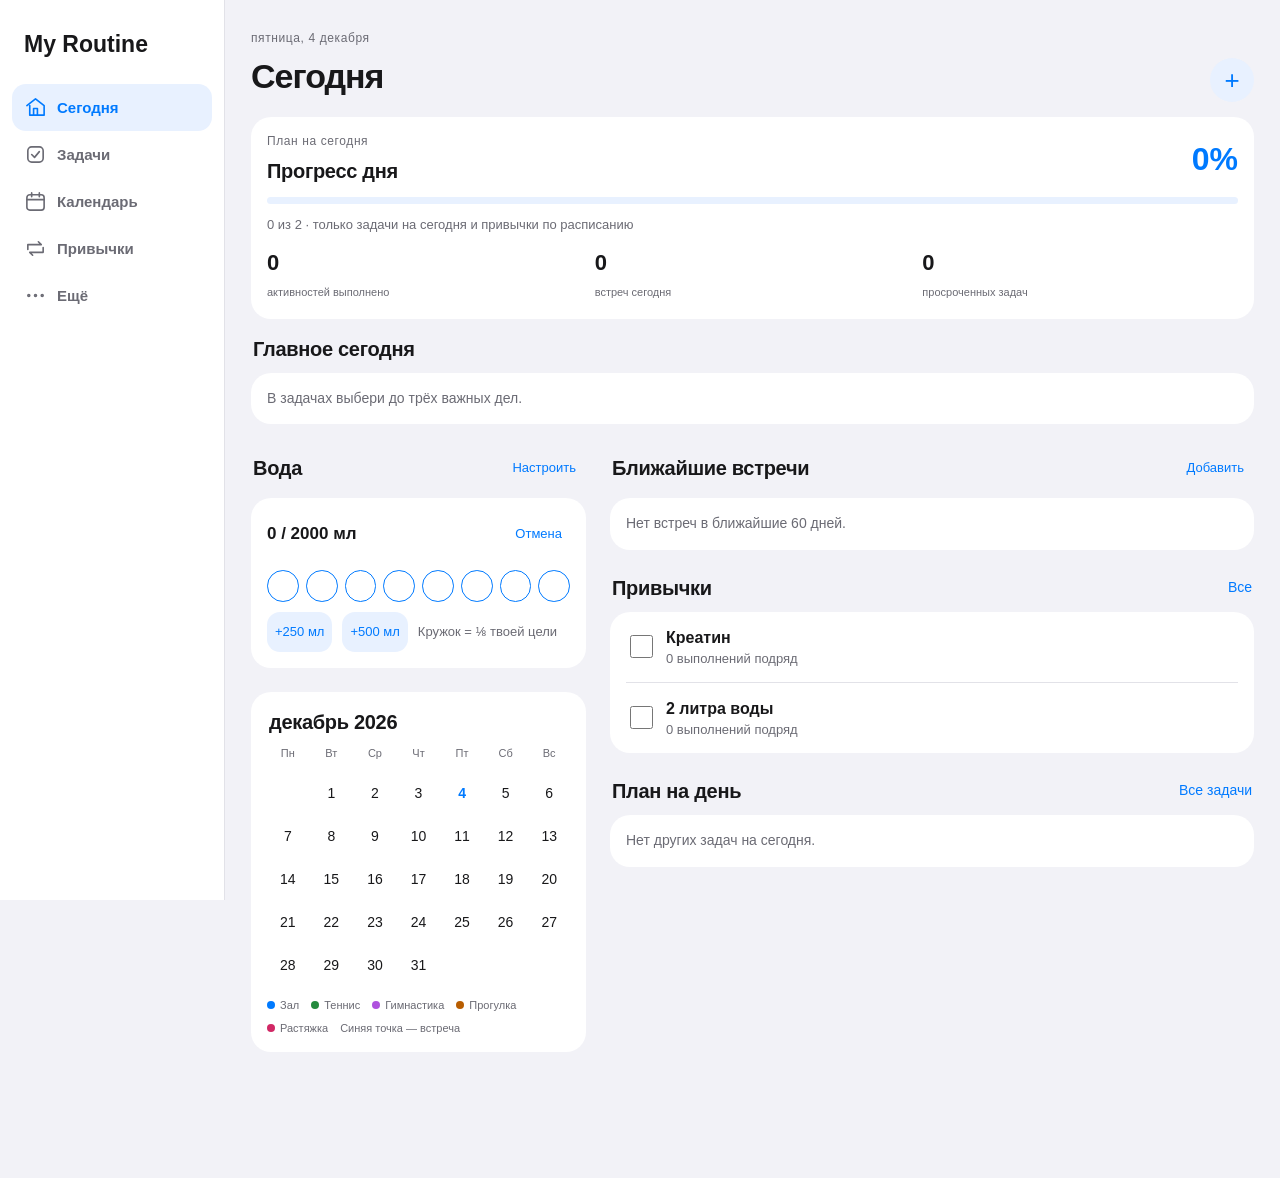
<file: index.html>
<!doctype html><html lang="ru"><head><meta charset="utf-8"><meta name="viewport" content="width=device-width,initial-scale=1,viewport-fit=cover"><meta name="theme-color" content="#f2f2f7"><meta name="apple-mobile-web-app-capable" content="yes"><meta name="apple-mobile-web-app-status-bar-style" content="black-translucent"><title>Сегодня · My Routine</title><link rel="manifest" href="manifest.json"><link rel="icon" href="icons/icon-192.png"><link rel="apple-touch-icon" href="icons/icon-192.png"><link rel="stylesheet" href="style.css"></head><body data-page="home"><div class="app"><aside><div class="brand">My Routine</div><nav id="sideNav" aria-label="Разделы"></nav></aside><main><div class="eyebrow" id="subtitle"></div><div class="toolbar"><h1>Сегодня</h1><button id="pageAdd" class="add" aria-label="Добавить">+</button></div><div id="screen"></div><noscript>Для работы приложения включи JavaScript.</noscript></main><nav class="bottom" id="bottomNav" aria-label="Разделы"></nav></div><dialog id="sheet" aria-labelledby="dialogTitle"><div class="dialog-head"><h2 id="dialogTitle"></h2><button id="closeSheet">Закрыть</button></div><div id="dialogBody"></div></dialog><script src="app.js"></script></body></html>
</file>
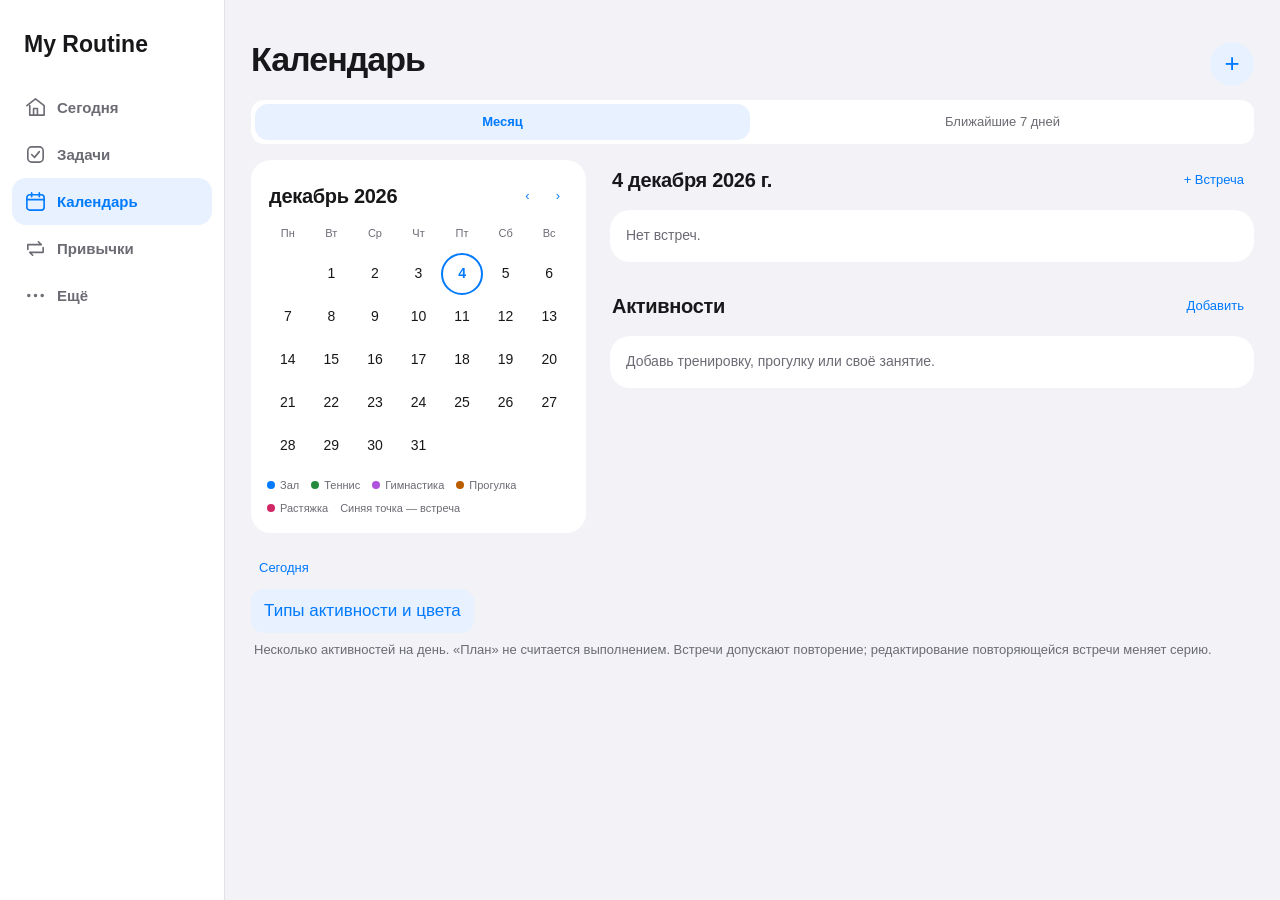
<file: calendar.html>
<!doctype html><html lang="ru"><head><meta charset="utf-8"><meta name="viewport" content="width=device-width,initial-scale=1,viewport-fit=cover"><meta name="theme-color" content="#f2f2f7"><meta name="apple-mobile-web-app-capable" content="yes"><meta name="apple-mobile-web-app-status-bar-style" content="black-translucent"><title>Календарь · My Routine</title><link rel="manifest" href="manifest.json"><link rel="icon" href="icons/icon-192.png"><link rel="apple-touch-icon" href="icons/icon-192.png"><link rel="stylesheet" href="style.css"></head><body data-page="calendar"><div class="app"><aside><div class="brand">My Routine</div><nav id="sideNav" aria-label="Разделы"></nav></aside><main><div class="eyebrow" id="subtitle"></div><div class="toolbar"><h1>Календарь</h1><button id="pageAdd" class="add" aria-label="Добавить">+</button></div><div id="screen"></div><noscript>Для работы приложения включи JavaScript.</noscript></main><nav class="bottom" id="bottomNav" aria-label="Разделы"></nav></div><dialog id="sheet" aria-labelledby="dialogTitle"><div class="dialog-head"><h2 id="dialogTitle"></h2><button id="closeSheet">Закрыть</button></div><div id="dialogBody"></div></dialog><script src="app.js"></script></body></html>
</file>
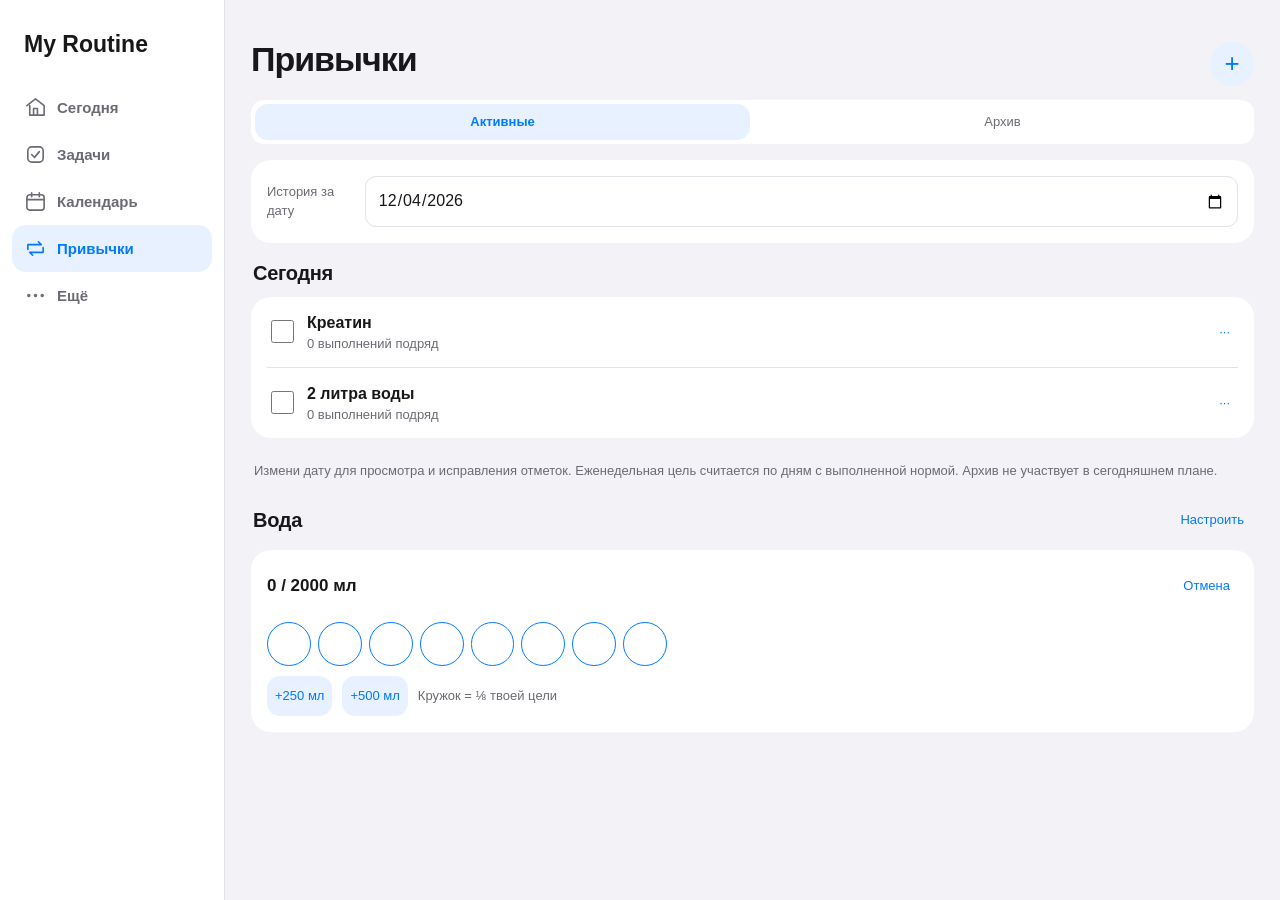
<file: habits.html>
<!doctype html><html lang="ru"><head><meta charset="utf-8"><meta name="viewport" content="width=device-width,initial-scale=1,viewport-fit=cover"><meta name="theme-color" content="#f2f2f7"><meta name="apple-mobile-web-app-capable" content="yes"><meta name="apple-mobile-web-app-status-bar-style" content="black-translucent"><title>Привычки · My Routine</title><link rel="manifest" href="manifest.json"><link rel="icon" href="icons/icon-192.png"><link rel="apple-touch-icon" href="icons/icon-192.png"><link rel="stylesheet" href="style.css"></head><body data-page="habits"><div class="app"><aside><div class="brand">My Routine</div><nav id="sideNav" aria-label="Разделы"></nav></aside><main><div class="eyebrow" id="subtitle"></div><div class="toolbar"><h1>Привычки</h1><button id="pageAdd" class="add" aria-label="Добавить">+</button></div><div id="screen"></div><noscript>Для работы приложения включи JavaScript.</noscript></main><nav class="bottom" id="bottomNav" aria-label="Разделы"></nav></div><dialog id="sheet" aria-labelledby="dialogTitle"><div class="dialog-head"><h2 id="dialogTitle"></h2><button id="closeSheet">Закрыть</button></div><div id="dialogBody"></div></dialog><script src="app.js"></script></body></html>
</file>
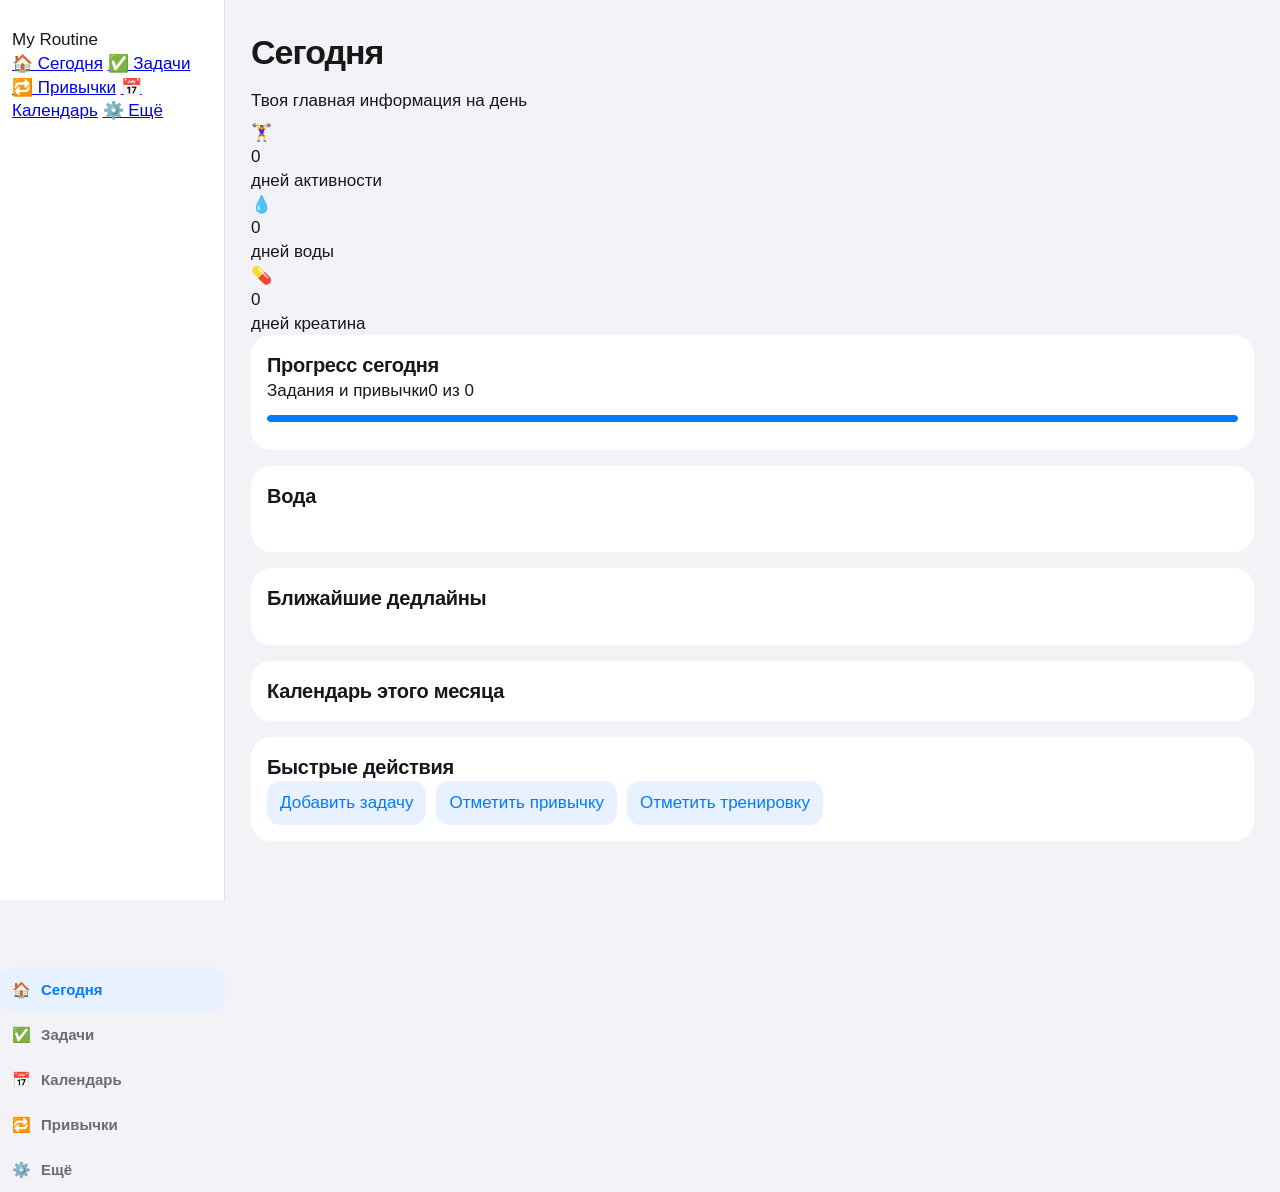
<file: index (1).html>
<!doctype html>
<html lang="ru">
<head>
<meta charset="utf-8">
<meta name="viewport" content="width=device-width, initial-scale=1">
<title>Сегодня · My Routine</title>
<link rel="manifest" href="manifest.json">
<meta name="theme-color" content="#7c5cff">
<link rel="icon" href="icons/icon-192.png">
<link rel="stylesheet" href="style.css">
</head>
<body>
<div class="app">
<aside class="sidebar">
<div class="logo">My Routine</div>
<a class="nav-link active" href="index.html">🏠 Сегодня</a>
<a class="nav-link " href="tasks.html">✅ Задачи</a>
<a class="nav-link " href="habits.html">🔁 Привычки</a>
<a class="nav-link " href="calendar.html">📅 Календарь</a>
<a class="nav-link " href="more.html">⚙️ Ещё</a>
</aside>
<main class="content">
<h1 class="page-title">Сегодня</h1>
<p class="page-sub">Твоя главная информация на день</p>

<div class="streaks">
<div class="streak"><div class="emoji">🏋️‍♀️</div><div class="number" id="gymStreak">0</div><div class="label">дней активности</div></div>
<div class="streak"><div class="emoji">💧</div><div class="number" id="waterStreak">0</div><div class="label">дней воды</div></div>
<div class="streak"><div class="emoji">💊</div><div class="number" id="creatineStreak">0</div><div class="label">дней креатина</div></div>
</div>
<div class="card"><h2>Прогресс сегодня</h2><div class="progress-top"><span>Задания и привычки</span><span id="progressText">0 из 0</span></div><div class="bar"><div class="fill" id="progressFill"></div></div></div>
<div class="grid">
<div class="card"><h2>Вода</h2><div class="water" id="waterDots"></div><div class="water-text" id="waterText"></div></div>
<div class="card"><h2>Ближайшие дедлайны</h2><ul id="upcomingList"></ul></div>
</div>
<div class="card"><h2>Календарь этого месяца</h2><div class="calendar" id="miniCalendar"></div></div>
<div class="card"><h2>Быстрые действия</h2><div class="row"><a href="tasks.html"><button class="secondary">Добавить задачу</button></a><a href="habits.html"><button class="secondary">Отметить привычку</button></a><a href="calendar.html"><button class="secondary">Отметить тренировку</button></a></div></div>

</main>
<nav class="bottom-nav">
<a href="index.html" class="active"><span>🏠</span>Сегодня</a>
<a href="tasks.html" class=""><span>✅</span>Задачи</a>
<a href="calendar.html" class=""><span>📅</span>Календарь</a>
<a href="habits.html" class=""><span>🔁</span>Привычки</a>
<a href="more.html" class=""><span>⚙️</span>Ещё</a>
</nav>
</div>
<script src="app.js"></script>
</body>
</html>
</file>
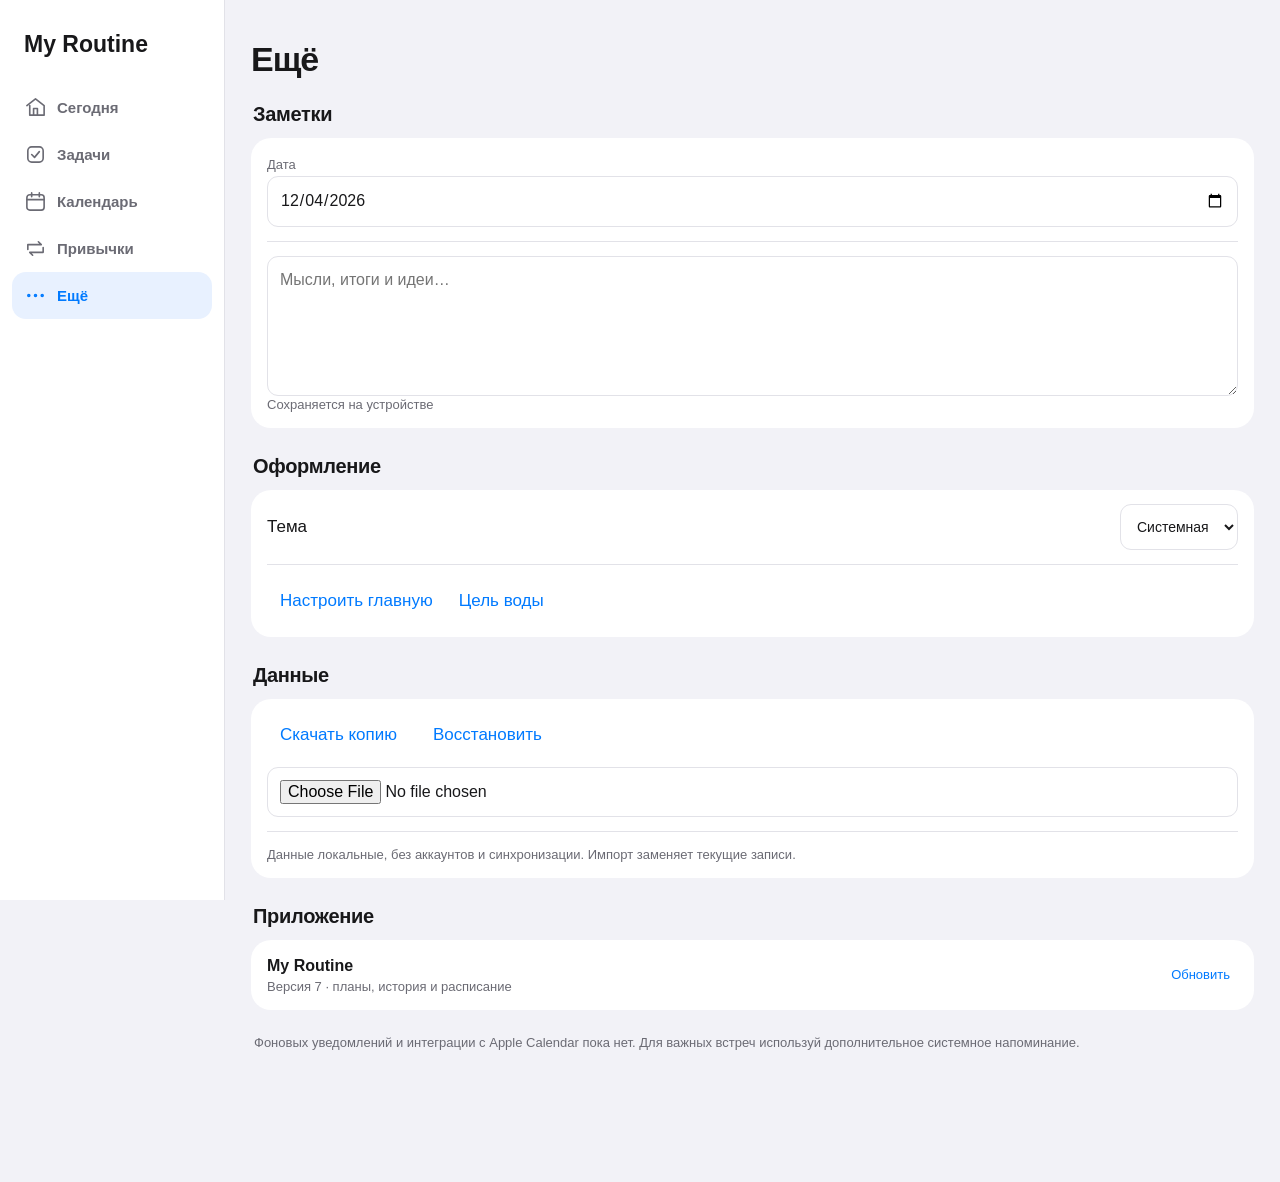
<file: more.html>
<!doctype html><html lang="ru"><head><meta charset="utf-8"><meta name="viewport" content="width=device-width,initial-scale=1,viewport-fit=cover"><meta name="theme-color" content="#f2f2f7"><meta name="apple-mobile-web-app-capable" content="yes"><meta name="apple-mobile-web-app-status-bar-style" content="black-translucent"><title>Ещё · My Routine</title><link rel="manifest" href="manifest.json"><link rel="icon" href="icons/icon-192.png"><link rel="apple-touch-icon" href="icons/icon-192.png"><link rel="stylesheet" href="style.css"></head><body data-page="more"><div class="app"><aside><div class="brand">My Routine</div><nav id="sideNav" aria-label="Разделы"></nav></aside><main><div class="eyebrow" id="subtitle"></div><div class="toolbar"><h1>Ещё</h1></div><div id="screen"></div><noscript>Для работы приложения включи JavaScript.</noscript></main><nav class="bottom" id="bottomNav" aria-label="Разделы"></nav></div><dialog id="sheet" aria-labelledby="dialogTitle"><div class="dialog-head"><h2 id="dialogTitle"></h2><button id="closeSheet">Закрыть</button></div><div id="dialogBody"></div></dialog><script src="app.js"></script></body></html>
</file>
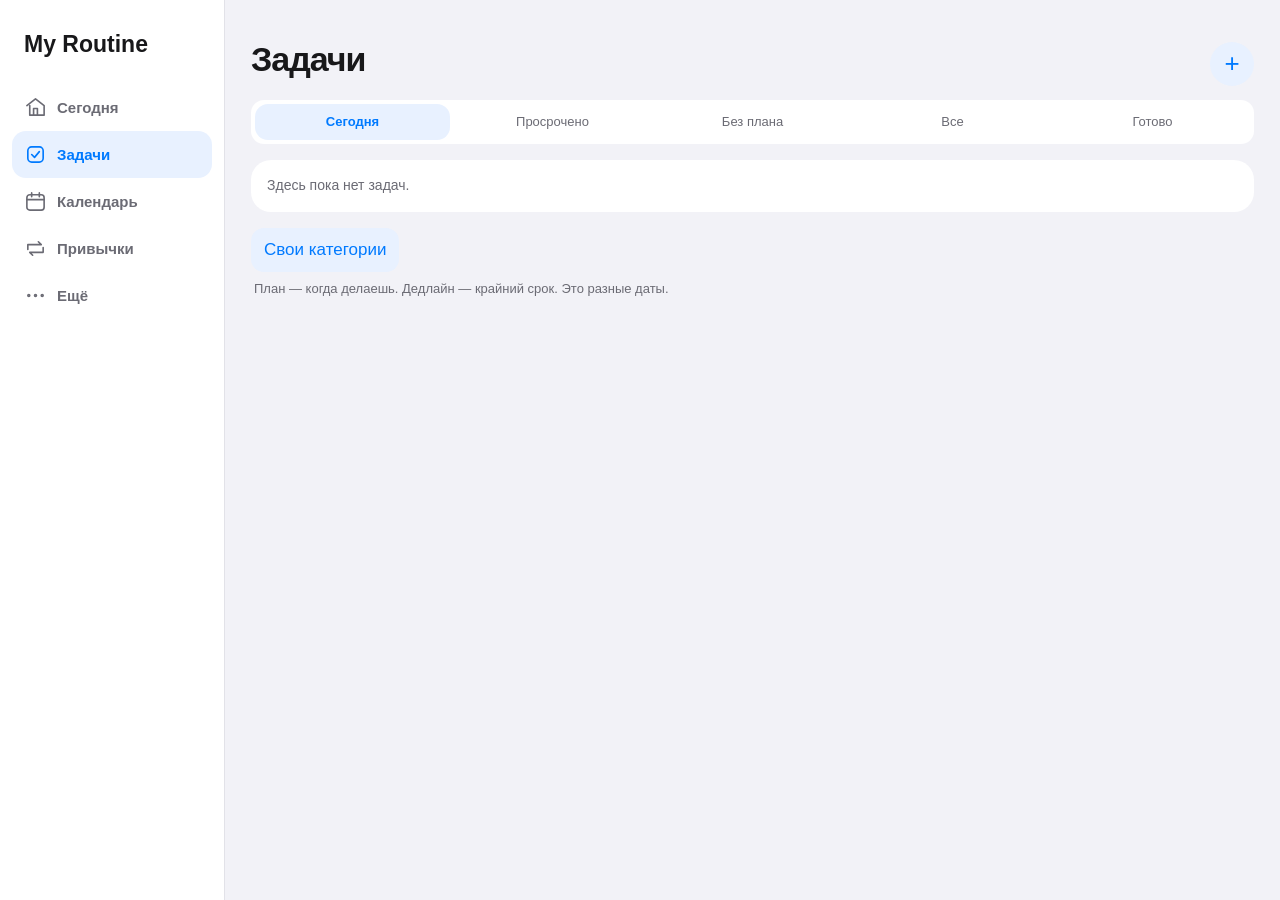
<file: tasks.html>
<!doctype html><html lang="ru"><head><meta charset="utf-8"><meta name="viewport" content="width=device-width,initial-scale=1,viewport-fit=cover"><meta name="theme-color" content="#f2f2f7"><meta name="apple-mobile-web-app-capable" content="yes"><meta name="apple-mobile-web-app-status-bar-style" content="black-translucent"><title>Задачи · My Routine</title><link rel="manifest" href="manifest.json"><link rel="icon" href="icons/icon-192.png"><link rel="apple-touch-icon" href="icons/icon-192.png"><link rel="stylesheet" href="style.css"></head><body data-page="tasks"><div class="app"><aside><div class="brand">My Routine</div><nav id="sideNav" aria-label="Разделы"></nav></aside><main><div class="eyebrow" id="subtitle"></div><div class="toolbar"><h1>Задачи</h1><button id="pageAdd" class="add" aria-label="Добавить">+</button></div><div id="screen"></div><noscript>Для работы приложения включи JavaScript.</noscript></main><nav class="bottom" id="bottomNav" aria-label="Разделы"></nav></div><dialog id="sheet" aria-labelledby="dialogTitle"><div class="dialog-head"><h2 id="dialogTitle"></h2><button id="closeSheet">Закрыть</button></div><div id="dialogBody"></div></dialog><script src="app.js"></script></body></html>
</file>
<file: style.css>
*{box-sizing:border-box;-webkit-tap-highlight-color:transparent}:root{color-scheme:light;--bg:#f2f2f7;--card:#fff;--text:#18181a;--muted:#6b6b74;--line:#e2e2e8;--blue:#007aff;--soft:#e8f1ff;--red:#c52d43;--glass:rgba(251,251,253,.9)}body.dark{color-scheme:dark;--bg:#000;--card:#1c1c1e;--text:#f6f6f8;--muted:#aaaab3;--line:#37373c;--blue:#409cff;--soft:#172f4b;--red:#ff7582;--glass:rgba(30,30,33,.92)}html{overflow-x:hidden}body{margin:0;background:var(--bg);color:var(--text);font:17px/1.4 -apple-system,BlinkMacSystemFont,'Segoe UI',sans-serif}button,input,select,textarea{font:inherit}button,a,input,select{touch-action:manipulation}button{min-height:44px;padding:10px 13px;border:0;border-radius:13px;background:transparent;color:var(--blue);cursor:pointer}button:active{opacity:.65}button:focus-visible,a:focus-visible{outline:3px solid var(--blue);outline-offset:2px}.primary{background:var(--blue);color:#fff;font-weight:600}.secondary{background:var(--soft)}.danger{color:var(--red)}.tiny{font-size:13px;padding:8px;min-height:40px}input,select,textarea{display:block;width:100%;max-width:100%;min-width:0;min-height:46px;border:1px solid var(--line);background:var(--card);color:var(--text);padding:12px;border-radius:11px;font-size:16px}input[type=date],input[type=time]{appearance:none;-webkit-appearance:none;inline-size:100%;min-inline-size:0}input::-webkit-date-and-time-value{text-align:left}input[type=checkbox]{width:23px;height:23px;min-height:23px;flex:none;accent-color:var(--blue)}input[type=color]{height:48px;padding:5px}input:focus,select:focus,textarea:focus{outline:2px solid var(--blue);outline-offset:-2px}textarea{min-height:95px;resize:vertical}h1{font-size:34px;line-height:1.1;letter-spacing:-1px;margin:4px 0 18px;font-weight:750}h2{font-size:20px;letter-spacing:-.3px;margin:0}h3{font-size:16px;margin:16px 0 8px}p{margin:8px 0}.muted,.footnote{color:var(--muted);font-size:13px}.footnote{margin:8px 3px 20px}.eyebrow{font-size:12px;color:var(--muted);letter-spacing:.6px;margin-bottom:7px}.app{display:grid;grid-template-columns:225px minmax(0,1fr);min-height:100dvh}aside{position:sticky;top:0;height:100vh;padding:28px 12px;background:var(--card);border-right:1px solid var(--line)}.brand{font-size:23px;font-weight:700;margin:0 12px 24px}nav a{display:flex;align-items:center;gap:10px;text-decoration:none;color:var(--muted);font-size:15px;font-weight:600;padding:12px;border-radius:14px}nav a.active{color:var(--blue);background:var(--soft)}.icon{width:23px;height:23px;flex:none}.bottom{display:none}main{width:100%;max-width:1080px;min-width:0;padding:30px 26px 110px;margin:0 auto}.toolbar,.section-head{display:flex;align-items:center;justify-content:space-between;gap:10px}.toolbar{margin-bottom:10px}.toolbar h1{margin:4px 0 12px}.add{width:44px;height:44px;border-radius:50%;background:var(--soft);font-size:26px;padding:0;flex:none}.section{margin-bottom:24px}.section-head{margin:0 2px 10px}.card{background:var(--card);padding:16px;border-radius:20px;margin-bottom:16px;min-width:0}.flush{padding:0 16px}.columns{display:grid;grid-template-columns:minmax(0,335px) minmax(0,1fr);gap:24px;align-items:start}.row{display:flex;align-items:center;gap:10px;min-width:0}.wrap{flex-wrap:wrap}.grow{flex:1;min-width:0;overflow-wrap:anywhere}.item{padding:14px 0;border-bottom:1px solid var(--line)}.item:last-child{border-bottom:0}.item strong{font-size:16px;font-weight:550}.empty{padding:16px 0;color:var(--muted);font-size:14px}.completed{text-decoration:line-through;color:var(--muted)}.overdue{color:var(--red)}.bar{height:7px;background:var(--soft);border-radius:20px;overflow:hidden;margin:12px 0}.fill{height:100%;background:var(--blue);border-radius:20px;transition:width .2s}.percent{font-size:32px;font-weight:700;color:var(--blue)}.metrics{display:flex;gap:12px;justify-content:space-between;margin-top:14px}.metrics div{flex:1}.metrics b{display:block;font-size:22px}.metrics span{font-size:11px;color:var(--muted)}.water{display:grid;grid-template-columns:repeat(8,minmax(0,1fr));gap:7px;max-width:400px;margin:16px 0 10px}.water button{width:100%;aspect-ratio:1;min-height:0;padding:0;border:1.7px solid var(--blue);border-radius:50%}.water button.full{background:var(--blue)}.filters{display:flex;gap:5px;overflow:auto;background:var(--card);padding:4px;border-radius:13px;margin:0 0 16px}.filters button{white-space:nowrap;font-size:13px;padding:7px 10px;min-height:36px;flex:1;color:var(--muted)}.filters button.active{color:var(--blue);background:var(--soft);font-weight:600}.calendar{display:grid;grid-template-columns:repeat(7,minmax(0,1fr));gap:7px 2px}.weekday{text-align:center;font-size:11px;color:var(--muted);padding-bottom:7px}.day{width:min(36px,100%);aspect-ratio:1;min-height:0;padding:0;justify-self:center;position:relative;border-radius:50%;font-size:14px;color:var(--text)}.day.today{font-weight:750;color:var(--blue)}.day.selected{outline:2px solid var(--blue);outline-offset:1px}.day-dots{position:absolute;display:flex;gap:2px;bottom:2px;left:50%;transform:translateX(-50%)}.day-dots i{width:4px;height:4px;border-radius:50%;background:var(--dot)}.legend{font-size:11px;color:var(--muted);display:flex;flex-wrap:wrap;gap:8px 12px;margin-top:14px}.dot{display:inline-block;flex:none;width:8px;height:8px;border-radius:50%;background:var(--dot);margin-right:5px}.badge{font-size:11px;padding:3px 7px;border-radius:8px;background:var(--soft);color:var(--blue)}.activity-line{border-left:3px solid var(--dot);padding-left:10px}.time{min-width:48px;color:var(--blue);font-weight:600;font-size:13px}.form{display:grid;grid-template-columns:minmax(0,1fr) minmax(0,1fr);gap:16px}.form label{display:flex;flex-direction:column;gap:6px;color:var(--muted);font-size:13px;min-width:0}.form label.check{flex-direction:row;align-items:center;color:var(--text)}.wide{grid-column:1/-1}dialog{border:0;border-radius:24px;padding:20px;width:min(580px,calc(100% - 28px));max-height:85dvh;overflow:auto;overscroll-behavior:contain;background:var(--bg);color:var(--text)}dialog::backdrop{background:#0007;backdrop-filter:blur(4px)}.dialog-head{display:flex;align-items:center;justify-content:space-between;margin-bottom:18px;gap:10px}.dialog-head h2{font-size:21px}.toast{position:fixed;top:calc(14px + env(safe-area-inset-top));left:50%;transform:translateX(-50%);z-index:999;background:var(--text);color:var(--bg);border-radius:14px;padding:12px 18px;font-size:14px;max-width:90%}.settings{display:flex;justify-content:space-between;align-items:center;gap:12px}.settings select{width:auto;max-width:65%;font-size:14px}.link{color:var(--blue);text-decoration:none;font-size:14px}.subtasks{margin-top:10px;display:grid;gap:8px}.subtasks label{font-size:14px}.note{min-height:140px}.weekdays{display:flex;flex-wrap:wrap;gap:10px}.weekdays label{display:flex;flex-direction:row;align-items:center}.bottom span{white-space:nowrap}
@media(max-width:900px){.app{display:block}aside{display:none}main{padding:calc(12px + env(safe-area-inset-top)) 16px calc(120px + env(safe-area-inset-bottom))}.columns{grid-template-columns:1fr;gap:0}.bottom{display:flex;position:fixed;bottom:calc(10px + env(safe-area-inset-bottom));left:50%;transform:translateX(-50%);width:min(440px,calc(100% - 24px));z-index:99;background:var(--glass);backdrop-filter:blur(25px);-webkit-backdrop-filter:blur(25px);border:1px solid #8882;border-radius:28px;padding:6px;box-shadow:0 8px 25px #0002}.bottom a{flex:1;min-width:0;display:flex;flex-direction:column;gap:4px;font-size:10px;border-radius:22px;padding:9px 1px}dialog{position:fixed;inset:auto 0 0;margin:0;width:100%;max-width:none;max-height:90dvh;border-radius:25px 25px 0 0;padding:12px 20px calc(24px + env(safe-area-inset-bottom))}dialog:before{content:'';display:block;width:36px;height:5px;background:var(--line);border-radius:4px;margin:0 auto 12px}.toolbar h1{font-size:32px}}@media(max-width:350px){.form{grid-template-columns:minmax(0,1fr)}.water{gap:4px}}@media(prefers-reduced-motion:reduce){*{transition:none!important}}
</file>
